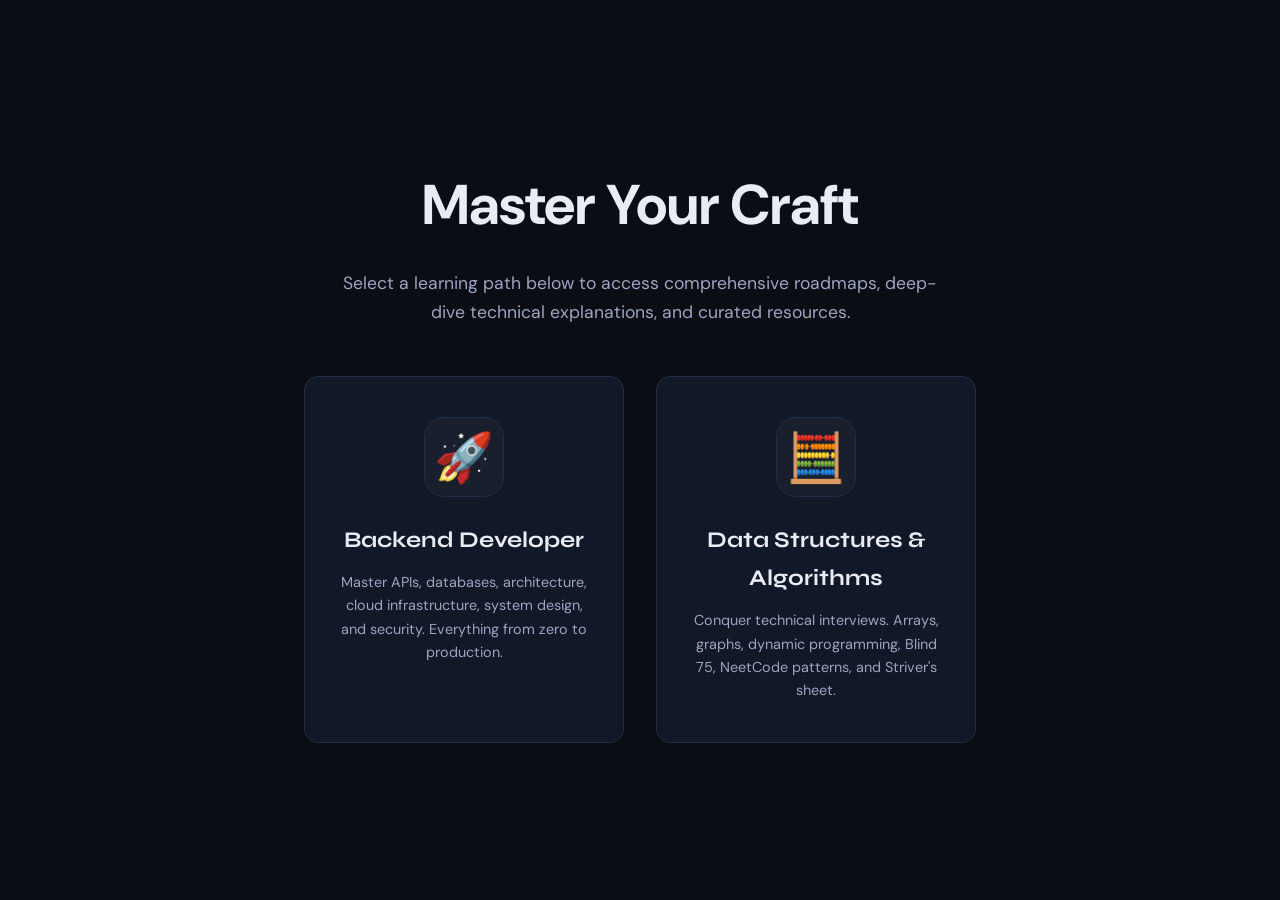
<file: index.html>
<!DOCTYPE html>
<html lang="en">
<head>
    <meta charset="UTF-8">
    <meta name="viewport" content="width=device-width, initial-scale=1.0">
    <title>Developer Master Guides Dashboard</title>
    <link rel="preconnect" href="https://fonts.googleapis.com">
    <link href="https://fonts.googleapis.com/css2?family=DM+Mono:wght@300;400;500&family=Syne:wght@400;500;600;700;800&family=DM+Sans:ital,opsz,wght@0,9..40,300;0,9..40,400;0,9..40,500;1,9..40,300&display=swap" rel="stylesheet">
    <link rel="stylesheet" href="css/styles.css">
    <style>
        .dashboard {
            min-height: 100vh;
            display: flex;
            flex-direction: column;
            align-items: center;
            justify-content: center;
            padding: 2rem;
            text-align: center;
        }
        .dash-hero h1 {
            font-size: 3.5rem;
            margin-bottom: 1rem;
        }
        .dash-hero p {
            color: var(--text2);
            font-size: 1.1rem;
            max-width: 600px;
            margin: 0 auto 3rem;
        }
        .cards-grid {
            display: flex;
            gap: 2rem;
            max-width: 1000px;
            flex-wrap: wrap;
            justify-content: center;
        }
        .dash-card {
            background: var(--bg2);
            border: 1px solid var(--border);
            border-radius: var(--r2);
            padding: 2.5rem 2rem;
            width: 320px;
            text-decoration: none;
            color: var(--text);
            transition: all 0.3s ease;
            display: flex;
            flex-direction: column;
            align-items: center;
            position: relative;
            overflow: hidden;
        }
        .dash-card::before {
            content: '';
            position: absolute;
            top: 0; left: 0; right: 0; height: 4px;
            background: var(--accent);
            opacity: 0;
            transition: 0.3s;
        }
        .dash-card.dsa::before { background: var(--green); }
        .dash-card:hover {
            transform: translateY(-5px);
            border-color: var(--border2);
            box-shadow: 0 10px 40px rgba(0,0,0,0.3);
        }
        .dash-card:hover::before { opacity: 1; }
        
        .dash-icon {
            font-size: 3rem;
            margin-bottom: 1.5rem;
            background: var(--bg3);
            width: 80px;
            height: 80px;
            border-radius: 20px;
            display: flex;
            align-items: center;
            justify-content: center;
            border: 1px solid var(--border);
        }
        .dash-title {
            font-family: var(--font-head);
            font-size: 1.4rem;
            font-weight: 700;
            margin-bottom: 0.75rem;
        }
        .dash-desc {
            font-size: 0.9rem;
            color: var(--text2);
            line-height: 1.6;
        }
    </style>
</head>
<body>
    <div class="dashboard">
        <div class="dash-hero">
            <h1>Master Your Craft</h1>
            <p>Select a learning path below to access comprehensive roadmaps, deep-dive technical explanations, and curated resources.</p>
        </div>
        
        <div class="cards-grid">
            <a href="backend.html" class="dash-card">
                <div class="dash-icon">🚀</div>
                <div class="dash-title">Backend Developer</div>
                <div class="dash-desc">Master APIs, databases, architecture, cloud infrastructure, system design, and security. Everything from zero to production.</div>
            </a>
            
            <a href="dsa.html" class="dash-card dsa">
                <div class="dash-icon">🧮</div>
                <div class="dash-title">Data Structures & Algorithms</div>
                <div class="dash-desc">Conquer technical interviews. Arrays, graphs, dynamic programming, Blind 75, NeetCode patterns, and Striver's sheet.</div>
            </a>
        </div>
    </div>
</body>
</html>
</file>
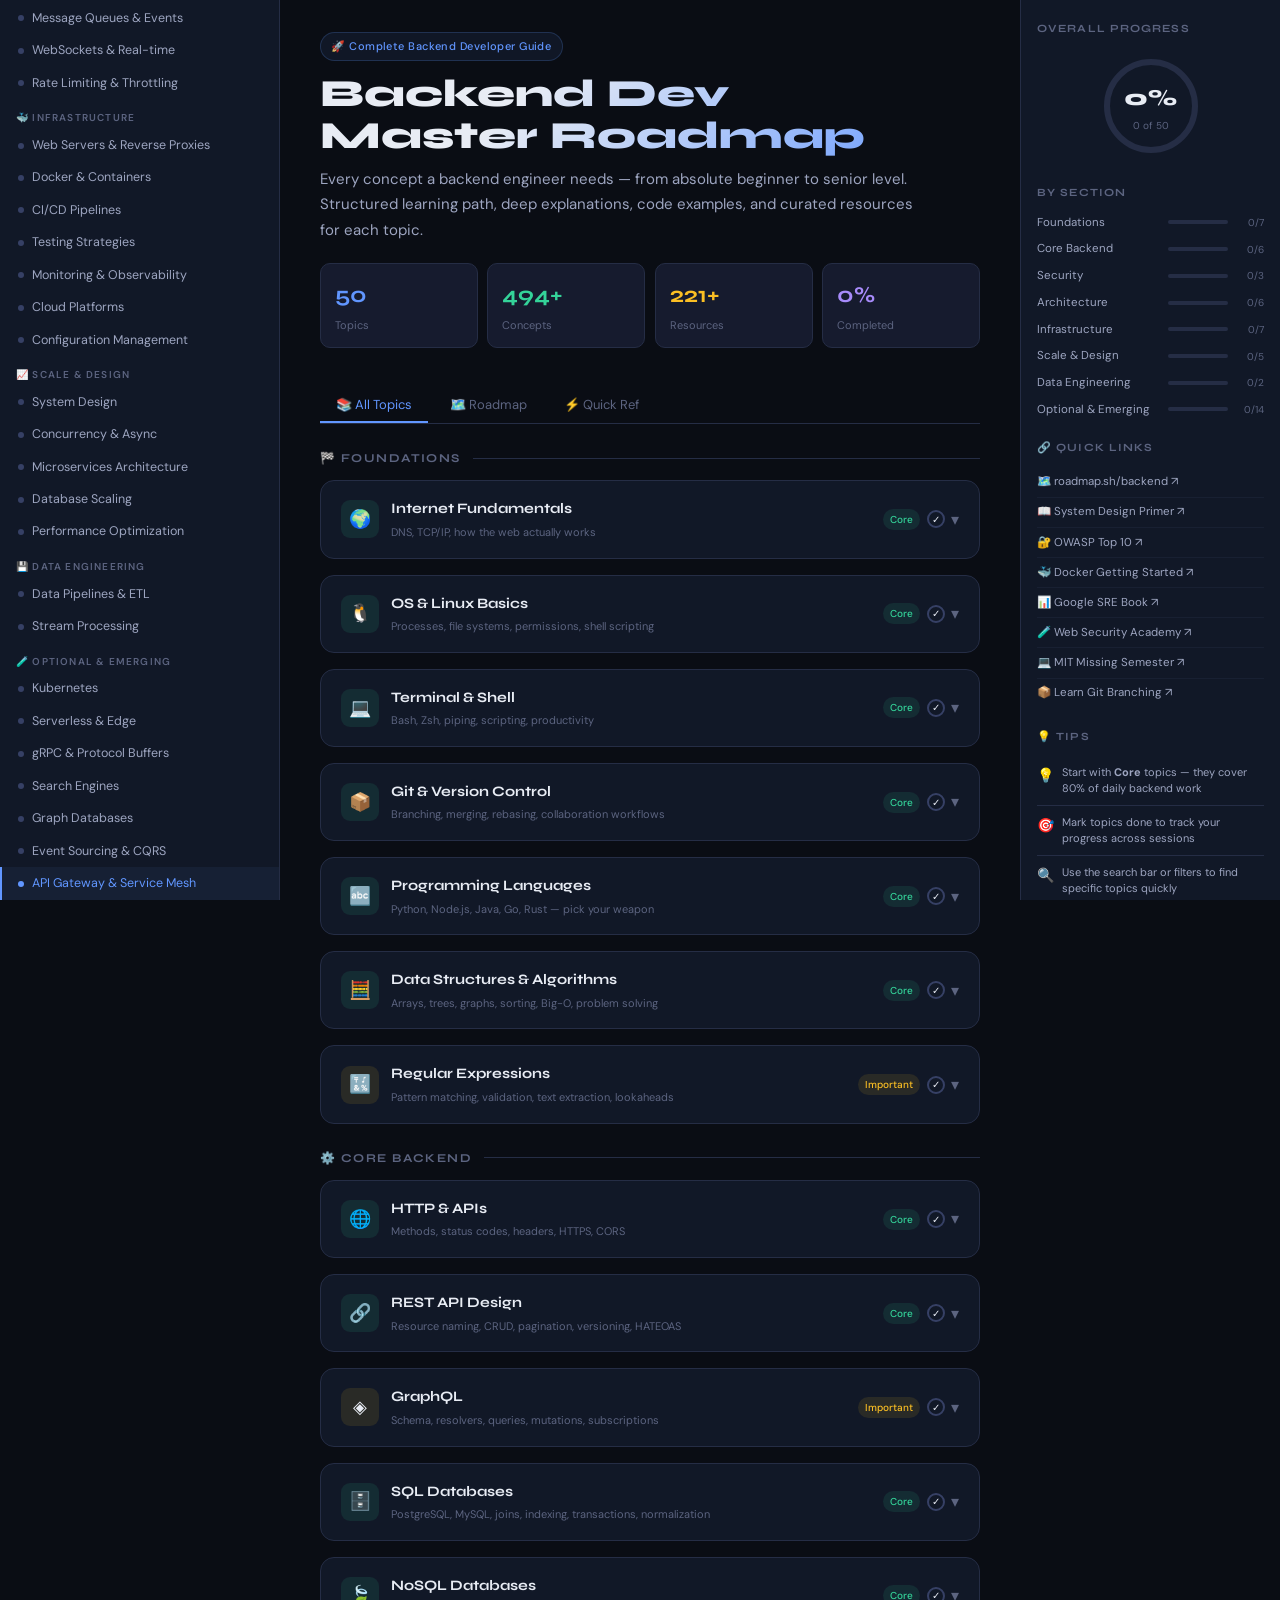
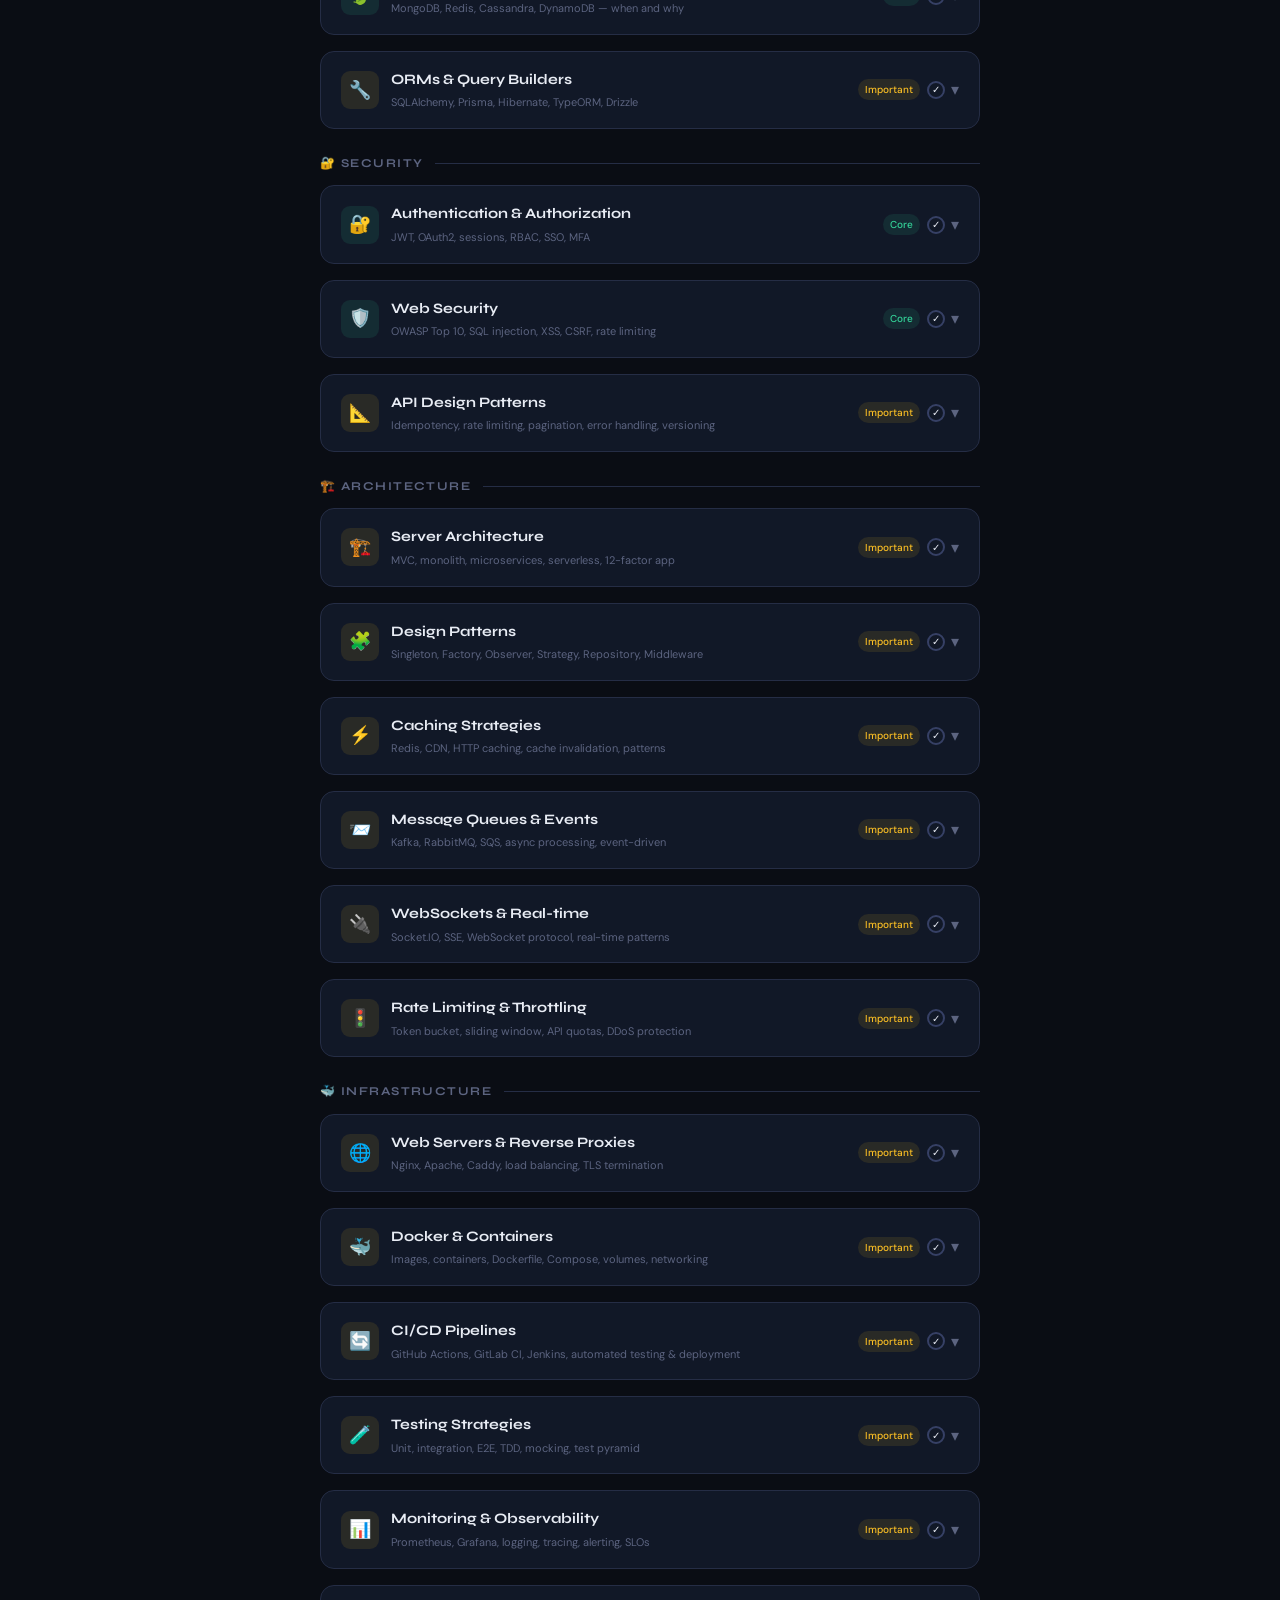
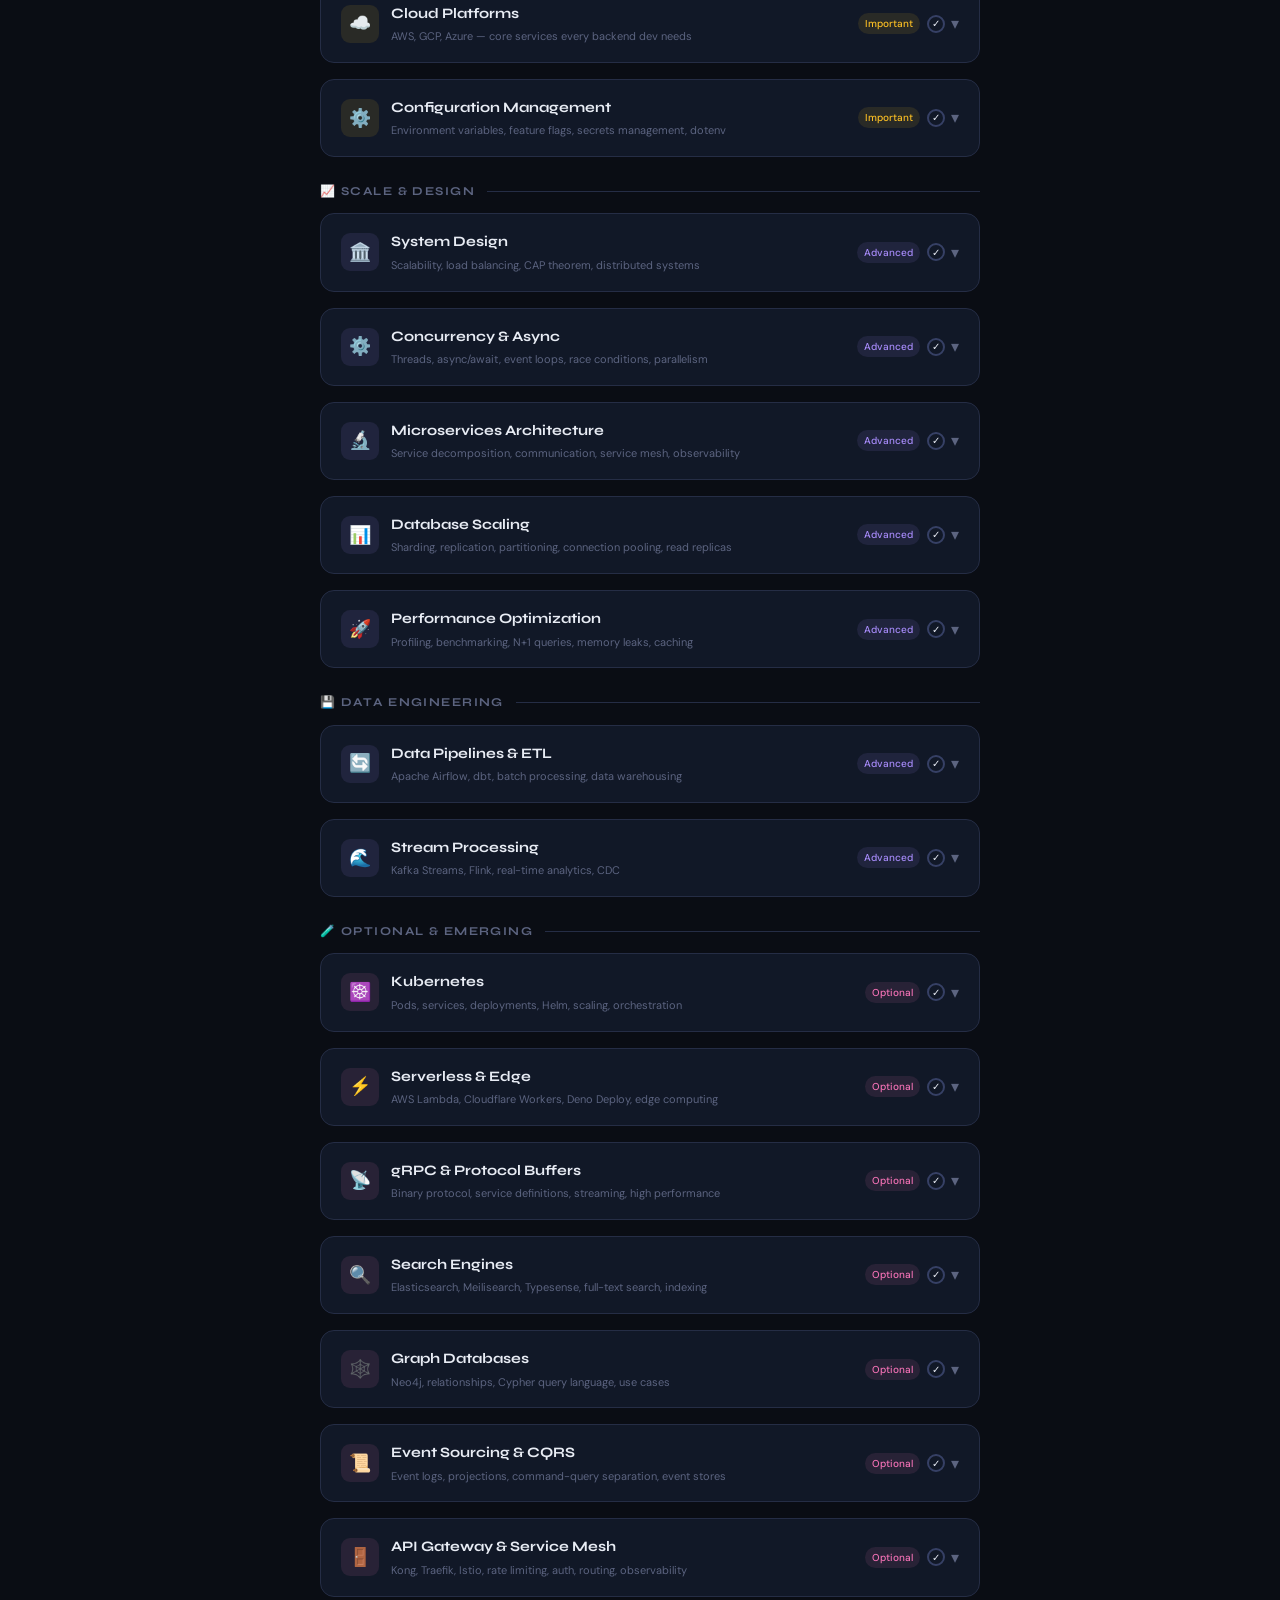
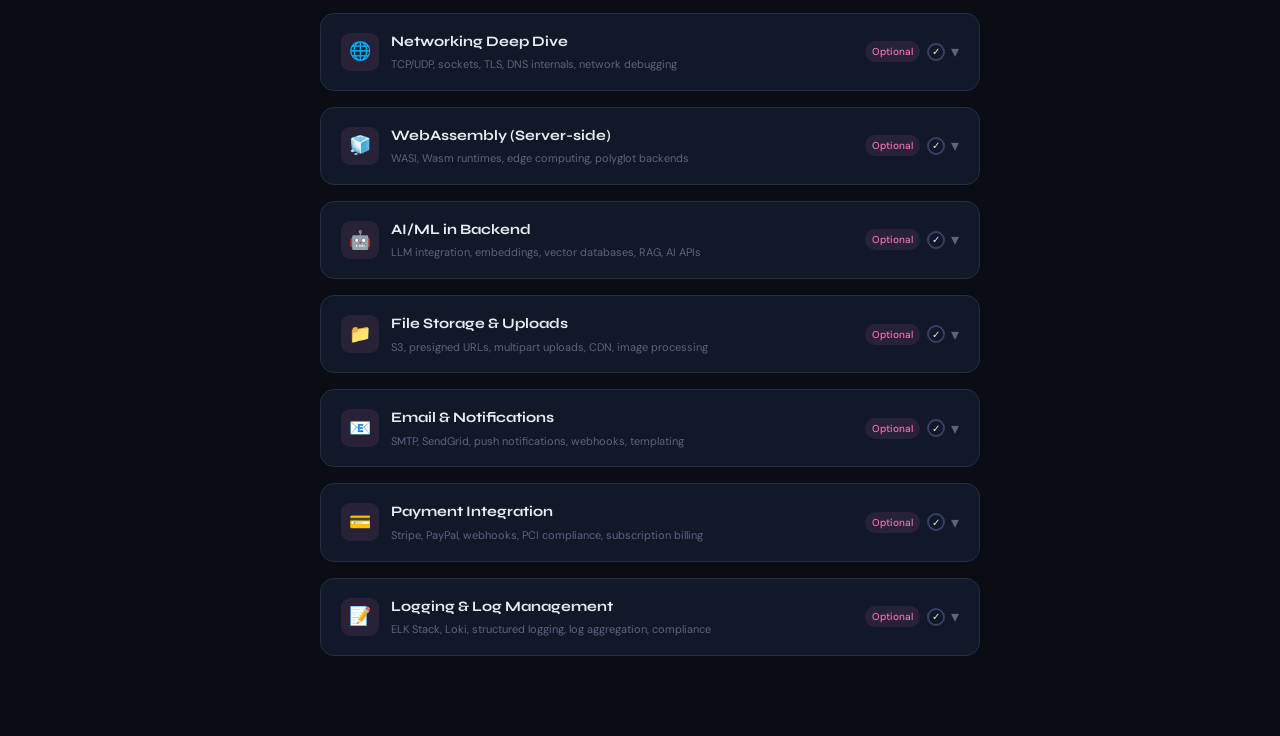
<file: backend.html>
<!DOCTYPE html>
<html lang="en">
<head>
    <meta charset="UTF-8">
    <meta name="viewport" content="width=device-width, initial-scale=1.0">
    <title>Backend Developer — Complete Learning Guide & Roadmap</title>
    <meta name="description" content="The ultimate backend developer learning guide. Master HTTP, APIs, databases, security, DevOps, system design and more with curated resources and a structured roadmap.">
    <link rel="preconnect" href="https://fonts.googleapis.com">
    <link href="https://fonts.googleapis.com/css2?family=DM+Mono:wght@300;400;500&family=Syne:wght@400;500;600;700;800&family=DM+Sans:ital,opsz,wght@0,9..40,300;0,9..40,400;0,9..40,500;1,9..40,300&display=swap" rel="stylesheet">
    <link rel="stylesheet" href="css/styles.css">
</head>
<body data-dir="data/backend" data-key="be_done">
    <button class="mobile-toggle" id="mobileToggle" onclick="document.getElementById('sidebar').classList.toggle('open');document.getElementById('overlay').classList.toggle('show')">☰</button>
    <div class="overlay" id="overlay" onclick="document.getElementById('sidebar').classList.remove('open');this.classList.remove('show')"></div>
    <div class="app">
        <aside class="sidebar" id="sidebar">
            <div class="sidebar-header">
                <a href="index.html" style="text-decoration:none;color:var(--text3);font-size:11px;display:flex;align-items:center;gap:4px;margin-bottom:12px;transition:0.2s" onmouseover="this.style.color='var(--text)'" onmouseout="this.style.color='var(--text3)'">← Back to Dashboard</a>
                <div class="logo">Backend <span>Complete</span> Guide</div>
                <div style="font-size:11px;color:var(--text3);margin-top:.2rem">From zero to production-ready</div>
            </div>
            <div class="search-wrap">
                <input type="text" id="searchInput" placeholder="Search topics…" oninput="filterTopics(this.value)">
            </div>
            <div class="progress-bar-wrap">
                <div class="progress-label"><span>Progress</span><span id="progress-pct">0 / 0</span></div>
                <div class="progress-track"><div class="progress-fill" id="progressBar"></div></div>
            </div>
            <div class="filter-wrap">
                <button class="filter-btn active" onclick="setFilter('all',this)">All</button>
                <button class="filter-btn" onclick="setFilter('core',this)">Core</button>
                <button class="filter-btn" onclick="setFilter('important',this)">Important</button>
                <button class="filter-btn" onclick="setFilter('advanced',this)">Advanced</button>
                <button class="filter-btn" onclick="setFilter('optional',this)">Optional</button>
            </div>
            <nav id="sidebarNav"></nav>
            <div class="sidebar-footer">Mark topics done as you learn ✓</div>
        </aside>
        <main class="main" id="mainContent">
            <div class="hero">
                <div class="hero-badge">🚀 Complete Backend Developer Guide</div>
                <h1>Backend Dev<br>Master Roadmap</h1>
                <p>Every concept a backend engineer needs — from absolute beginner to senior level. Structured learning path, deep explanations, code examples, and curated resources for each topic.</p>
                <div class="stats-row">
                    <div class="stat-card"><div class="num" style="color:var(--accent)" id="statTopics">0</div><div class="lbl">Topics</div></div>
                    <div class="stat-card"><div class="num" style="color:var(--green)" id="statConcepts">0</div><div class="lbl">Concepts</div></div>
                    <div class="stat-card"><div class="num" style="color:var(--amber)" id="statLinks">0</div><div class="lbl">Resources</div></div>
                    <div class="stat-card"><div class="num" style="color:var(--purple)" id="statDone">0%</div><div class="lbl">Completed</div></div>
                </div>
            </div>
            <div class="tab-bar">
                <button class="tab-btn active" onclick="switchTab('topics',this)">📚 All Topics</button>
                <button class="tab-btn" onclick="switchTab('roadmap',this)">🗺️ Roadmap</button>
                <button class="tab-btn" onclick="switchTab('reference',this)">⚡ Quick Ref</button>
            </div>
            <div class="tab-content active" id="tab-topics"></div>
            <div class="tab-content" id="tab-roadmap"></div>
            <div class="tab-content" id="tab-reference"></div>
        </main>
        <aside class="right-panel" id="rightPanel">
            <div class="rp-section" id="rpProgress"></div>
            <div class="rp-section" id="rpBreakdown"></div>
            <div class="rp-section" id="rpCurrentSection"></div>
            <div class="rp-section rp-tips" id="rpTips"></div>
        </aside>
    </div>
    <script src="js/app.js"></script>
</body>
</html>
</file>
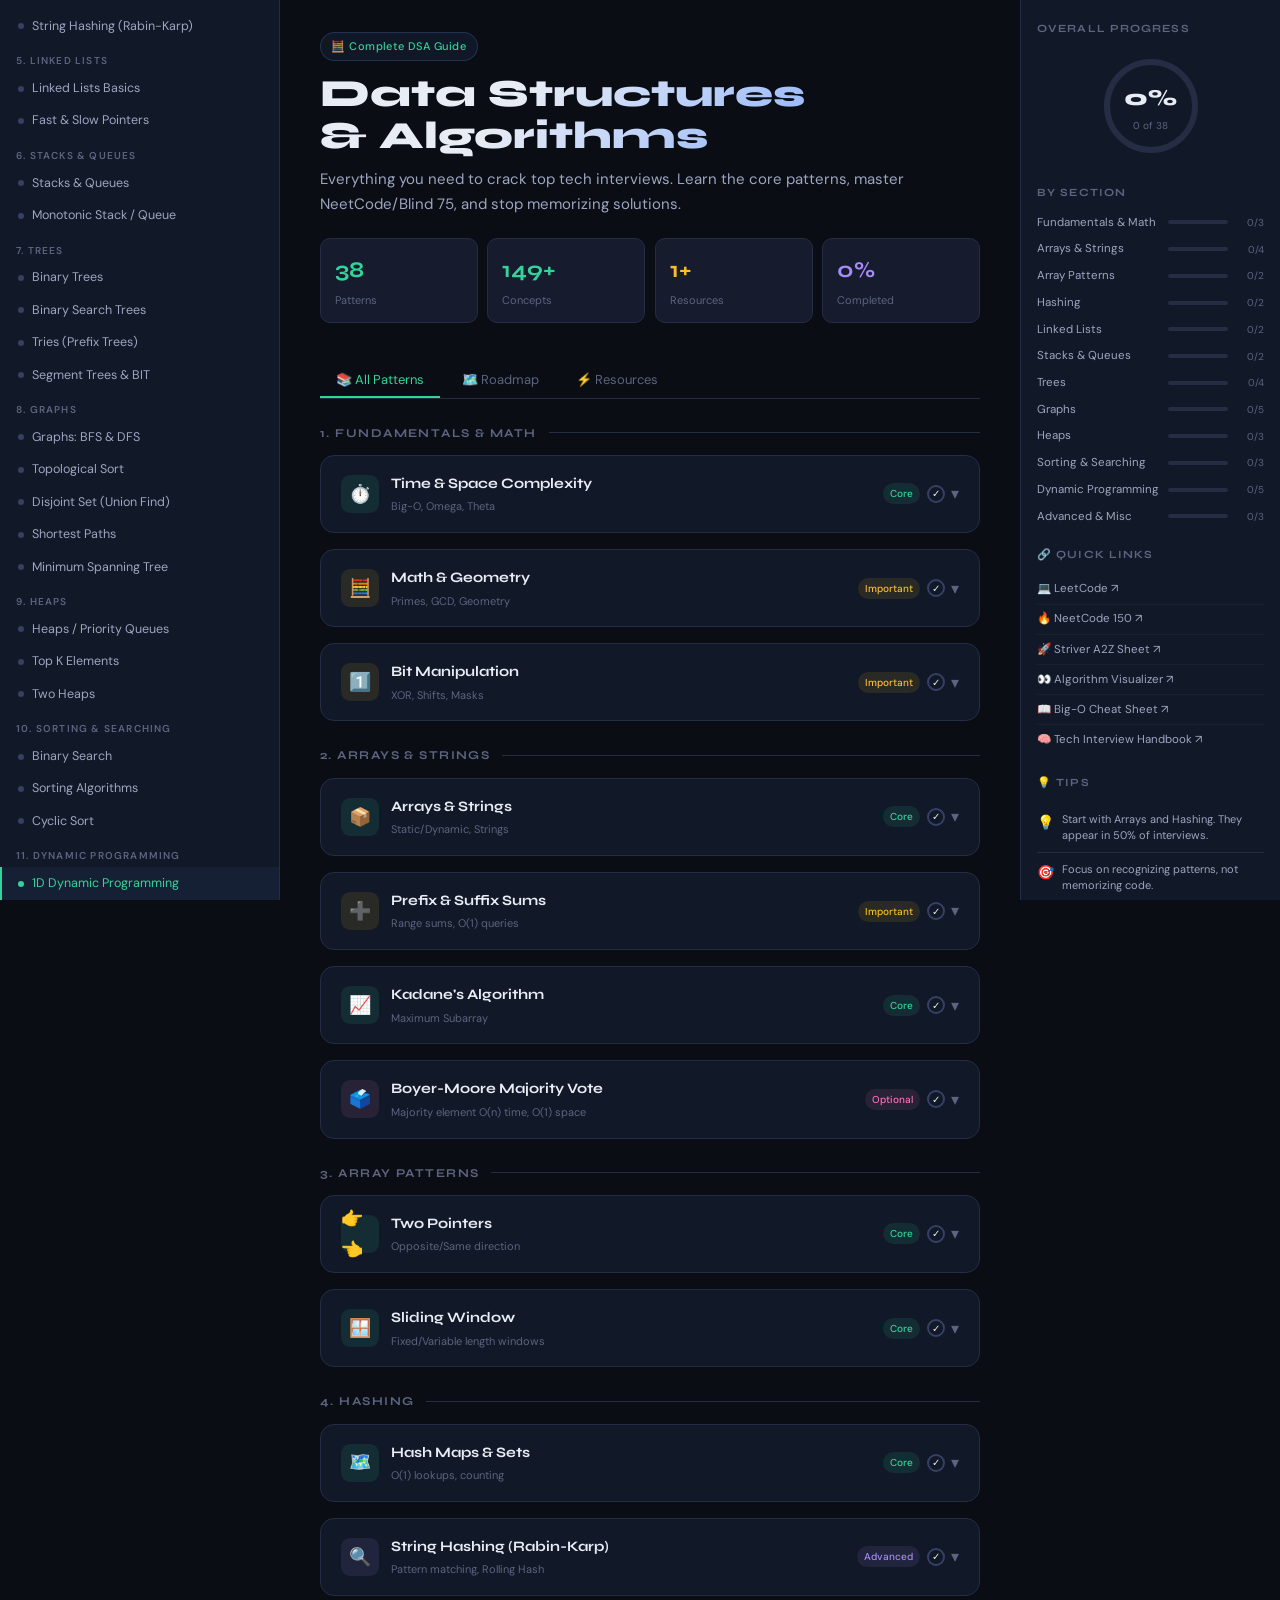
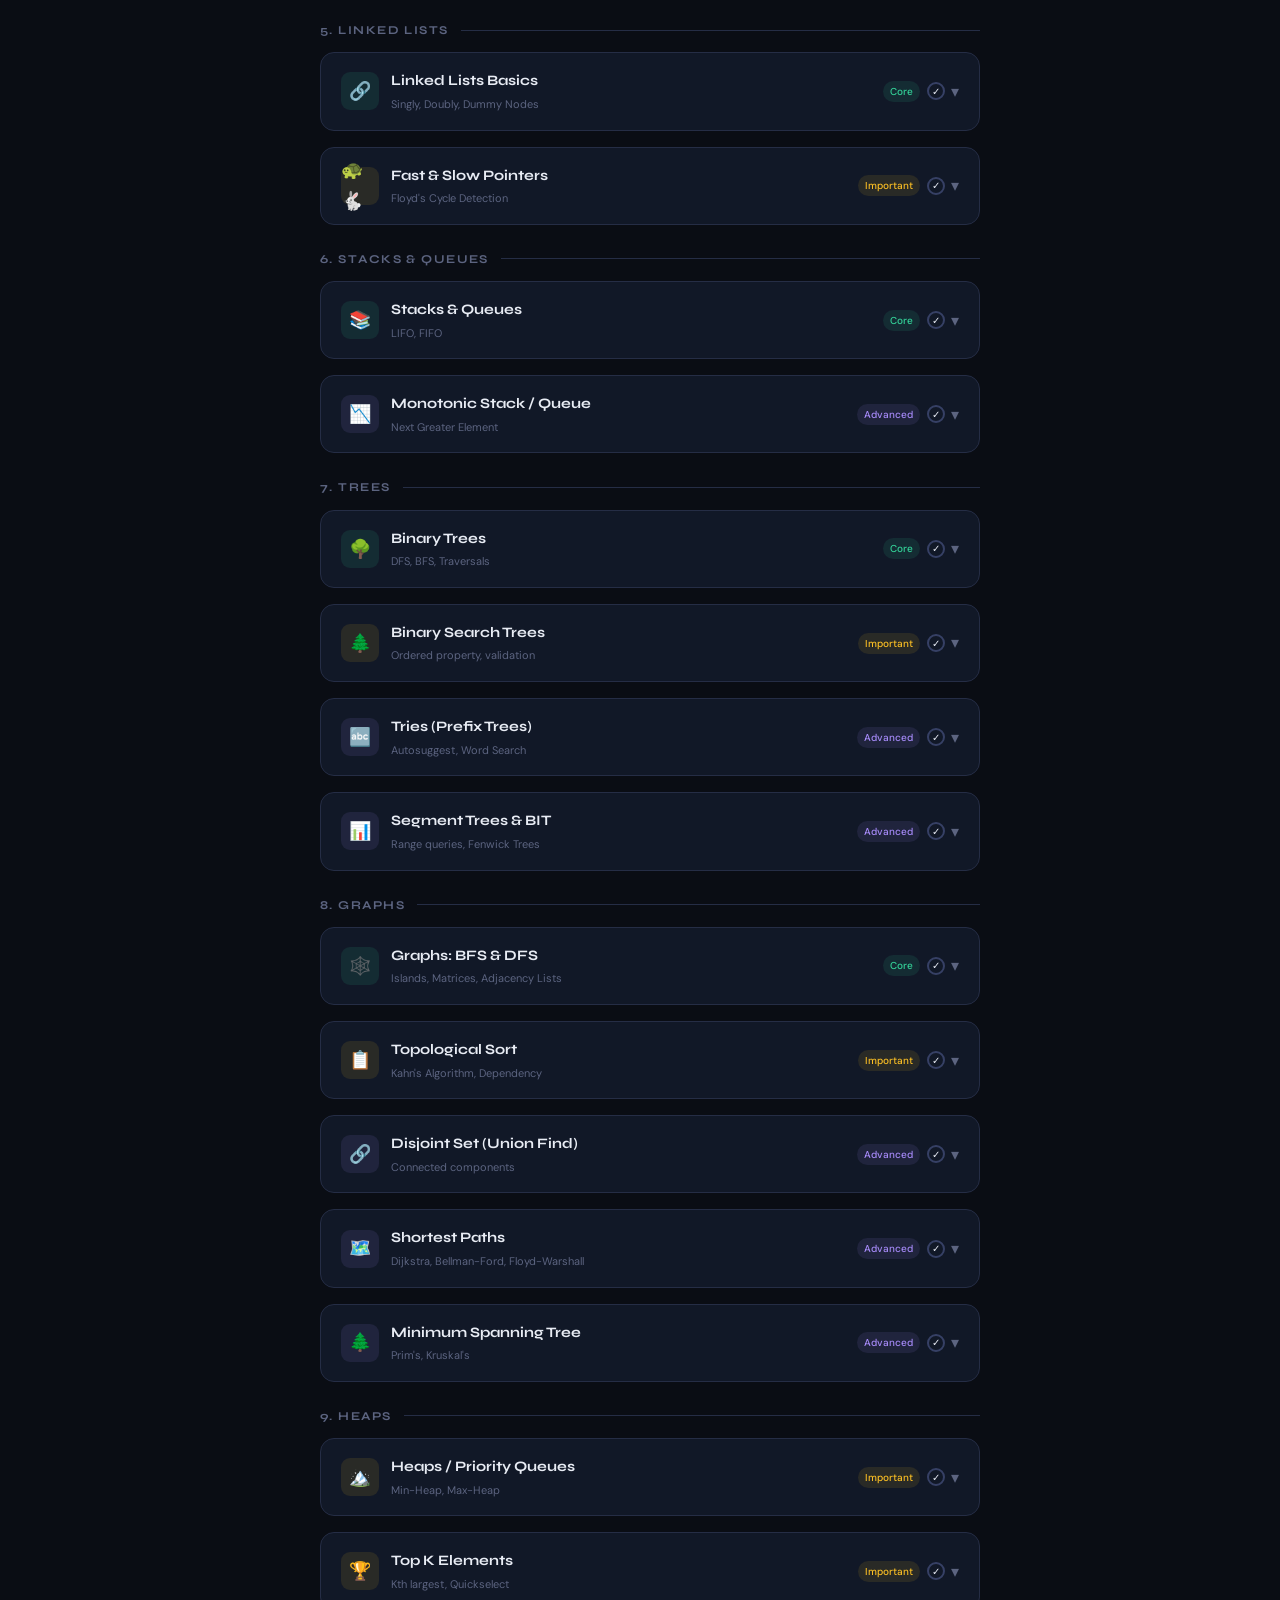
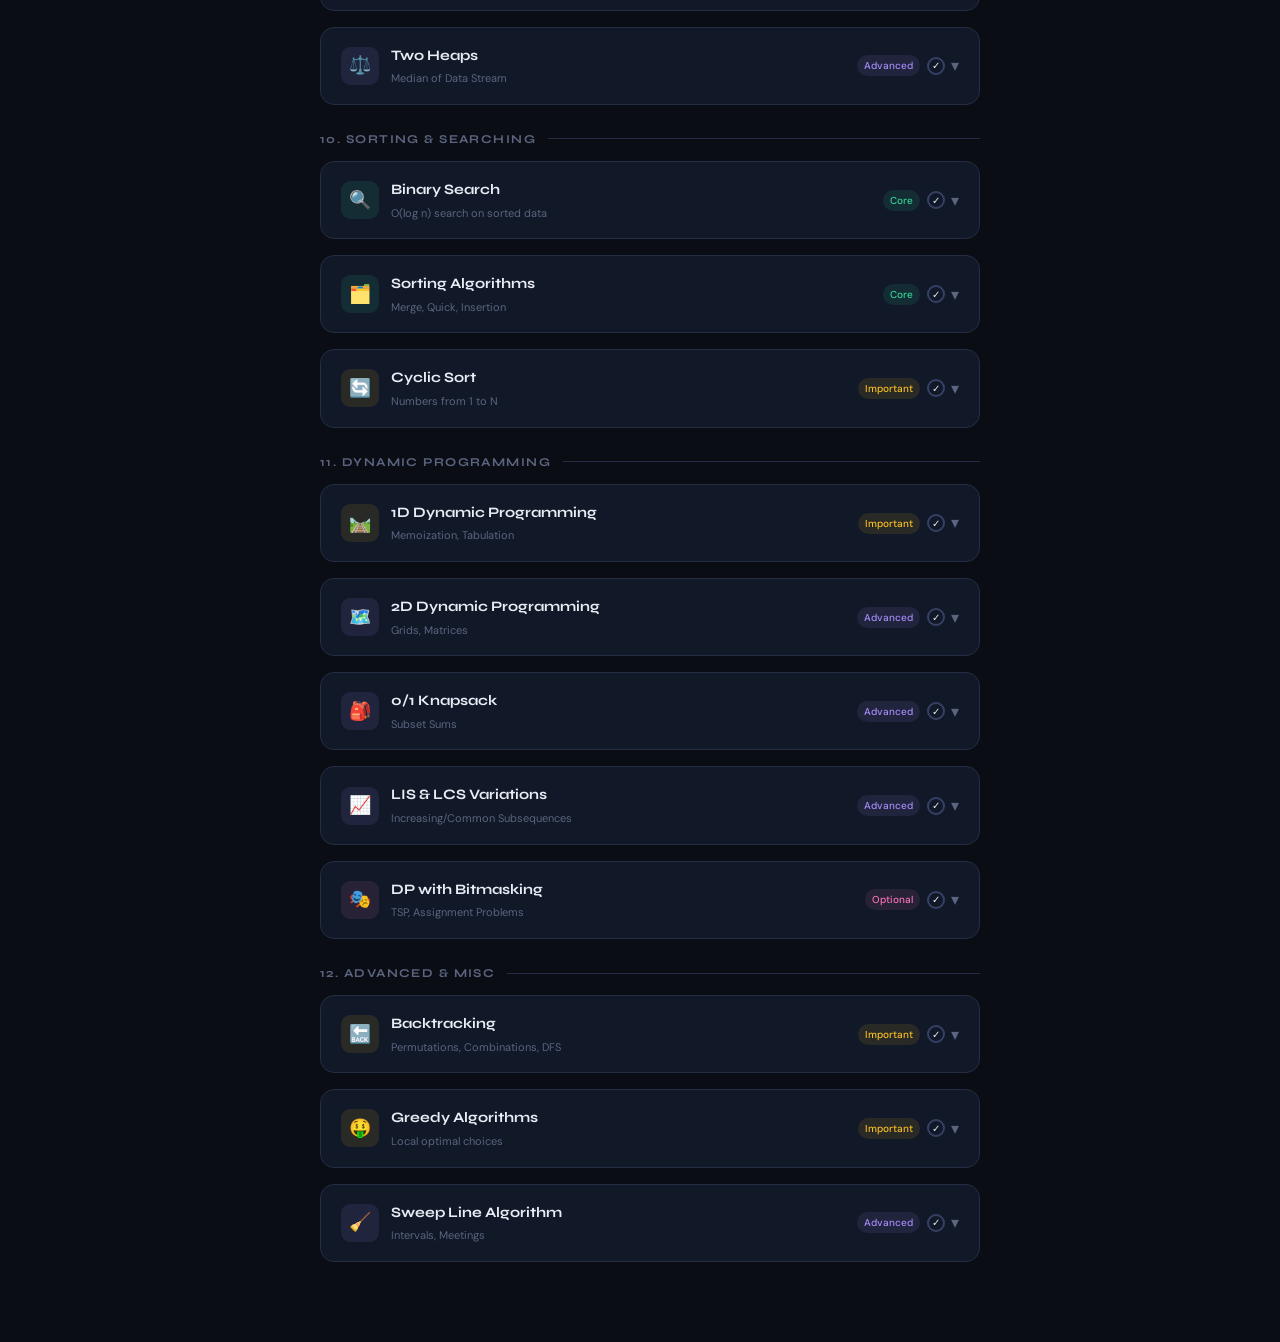
<file: dsa.html>
<!DOCTYPE html>
<html lang="en">
<head>
    <meta charset="UTF-8">
    <meta name="viewport" content="width=device-width, initial-scale=1.0">
    <title>DSA — Complete Learning Guide & Roadmap</title>
    <meta name="description" content="The ultimate Data Structures & Algorithms learning guide. Master patterns, Blind 75, NeetCode, and technical interviews.">
    <link rel="preconnect" href="https://fonts.googleapis.com">
    <link href="https://fonts.googleapis.com/css2?family=DM+Mono:wght@300;400;500&family=Syne:wght@400;500;600;700;800&family=DM+Sans:ital,opsz,wght@0,9..40,300;0,9..40,400;0,9..40,500;1,9..40,300&display=swap" rel="stylesheet">
    <link rel="stylesheet" href="css/styles.css">
    <style>
        :root {
            --accent: var(--green); /* DSA uses green as primary accent */
            --accent2: #10b981;
        }
    </style>
</head>
<body data-dir="data/dsa" data-key="dsa_done">
    <button class="mobile-toggle" id="mobileToggle" onclick="document.getElementById('sidebar').classList.toggle('open');document.getElementById('overlay').classList.toggle('show')">☰</button>
    <div class="overlay" id="overlay" onclick="document.getElementById('sidebar').classList.remove('open');this.classList.remove('show')"></div>
    <div class="app">
        <aside class="sidebar" id="sidebar">
            <div class="sidebar-header">
                <a href="index.html" style="text-decoration:none;color:var(--text3);font-size:11px;display:flex;align-items:center;gap:4px;margin-bottom:12px;transition:0.2s" onmouseover="this.style.color='var(--text)'" onmouseout="this.style.color='var(--text3)'">← Back to Dashboard</a>
                <div class="logo">DSA <span>Master</span> Guide</div>
                <div style="font-size:11px;color:var(--text3);margin-top:.2rem">Ace your technical interviews</div>
            </div>
            <div class="search-wrap">
                <input type="text" id="searchInput" placeholder="Search algorithms…" oninput="filterTopics(this.value)">
            </div>
            <div class="progress-bar-wrap">
                <div class="progress-label"><span>Progress</span><span id="progress-pct">0 / 0</span></div>
                <div class="progress-track"><div class="progress-fill" id="progressBar"></div></div>
            </div>
            <div class="filter-wrap">
                <button class="filter-btn active" onclick="setFilter('all',this)">All</button>
                <button class="filter-btn" onclick="setFilter('core',this)">Core</button>
                <button class="filter-btn" onclick="setFilter('important',this)">Important</button>
                <button class="filter-btn" onclick="setFilter('advanced',this)">Advanced</button>
                <button class="filter-btn" onclick="setFilter('optional',this)">Optional</button>
            </div>
            <nav id="sidebarNav"></nav>
            <div class="sidebar-footer">Mark patterns done as you master them ✓</div>
        </aside>
        <main class="main" id="mainContent">
            <div class="hero">
                <div class="hero-badge">🧮 Complete DSA Guide</div>
                <h1>Data Structures<br> & Algorithms</h1>
                <p>Everything you need to crack top tech interviews. Learn the core patterns, master NeetCode/Blind 75, and stop memorizing solutions.</p>
                <div class="stats-row">
                    <div class="stat-card"><div class="num" style="color:var(--accent)" id="statTopics">0</div><div class="lbl">Patterns</div></div>
                    <div class="stat-card"><div class="num" style="color:var(--green)" id="statConcepts">0</div><div class="lbl">Concepts</div></div>
                    <div class="stat-card"><div class="num" style="color:var(--amber)" id="statLinks">0</div><div class="lbl">Resources</div></div>
                    <div class="stat-card"><div class="num" style="color:var(--purple)" id="statDone">0%</div><div class="lbl">Completed</div></div>
                </div>
            </div>
            <div class="tab-bar">
                <button class="tab-btn active" onclick="switchTab('topics',this)">📚 All Patterns</button>
                <button class="tab-btn" onclick="switchTab('roadmap',this)">🗺️ Roadmap</button>
                <button class="tab-btn" onclick="switchTab('reference',this)">⚡ Resources</button>
            </div>
            <div class="tab-content active" id="tab-topics"></div>
            <div class="tab-content" id="tab-roadmap"></div>
            <div class="tab-content" id="tab-reference"></div>
        </main>
        <aside class="right-panel" id="rightPanel">
            <div class="rp-section" id="rpProgress"></div>
            <div class="rp-section" id="rpBreakdown"></div>
            <div class="rp-section" id="rpCurrentSection"></div>
            <div class="rp-section rp-tips" id="rpTips"></div>
        </aside>
    </div>
    <script src="js/app.js"></script>
</body>
</html>
</file>
<file: css/styles.css>
*,*::before,*::after{box-sizing:border-box;margin:0;padding:0}
:root{
--bg:#0a0d14;--bg2:#111827;--bg3:#1a1f2e;--bg4:#212840;
--surface:#161b2e;--border:#252d45;--border2:#364065;
--text:#e8ecf4;--text2:#9da5c0;--text3:#5c6480;
--accent:#6196ff;--accent2:#7c6bff;--green:#34d399;--amber:#fbbf24;
--coral:#f87171;--teal:#2dd4bf;--pink:#f472b6;--purple:#a78bfa;
--font-head:'Syne',sans-serif;--font-body:'DM Sans',sans-serif;--font-mono:'DM Mono',monospace;
--r:10px;--r2:14px;
}
html{scroll-behavior:smooth}
body{background:var(--bg);color:var(--text);font-family:var(--font-body);font-size:15px;line-height:1.7;min-height:100vh}
.app{display:grid;grid-template-columns:280px 1fr 260px;min-height:100vh}

/* SIDEBAR */
.sidebar{position:sticky;top:0;height:100vh;overflow-y:auto;background:var(--bg2);border-right:1px solid var(--border);display:flex;flex-direction:column;z-index:100}
.sidebar-header{padding:1.4rem 1.25rem 1rem;border-bottom:1px solid var(--border)}
.logo{font-family:var(--font-head);font-size:13px;font-weight:700;letter-spacing:.15em;text-transform:uppercase;color:var(--text3)}
.logo span{color:var(--accent)}
.search-wrap{padding:.65rem 1rem;border-bottom:1px solid var(--border)}
.search-wrap input{width:100%;background:var(--bg3);border:1px solid var(--border);border-radius:8px;padding:.45rem .75rem;color:var(--text);font-family:var(--font-body);font-size:13px;outline:none;transition:.2s}
.search-wrap input:focus{border-color:var(--accent)}
.search-wrap input::placeholder{color:var(--text3)}
.progress-bar-wrap{padding:.65rem 1rem;border-bottom:1px solid var(--border)}
.progress-label{font-size:11px;color:var(--text3);margin-bottom:.4rem;display:flex;justify-content:space-between}
.progress-track{background:var(--border);border-radius:99px;height:4px}
.progress-fill{height:4px;border-radius:99px;background:linear-gradient(90deg,var(--accent),var(--teal));transition:width .4s;width:0%}
.filter-wrap{padding:.5rem 1rem;border-bottom:1px solid var(--border);display:flex;gap:.35rem;flex-wrap:wrap}
.filter-btn{font-size:10px;padding:3px 8px;border-radius:99px;border:1px solid var(--border);background:transparent;color:var(--text3);cursor:pointer;font-family:var(--font-body);transition:.15s}
.filter-btn:hover,.filter-btn.active{background:rgba(97,150,255,.12);border-color:var(--accent);color:var(--accent)}
.nav-section-label{padding:.6rem 1rem .2rem;font-size:10px;font-weight:600;letter-spacing:.12em;text-transform:uppercase;color:var(--text3)}
.nav-item{display:flex;align-items:center;gap:.5rem;padding:.35rem 1rem;font-size:12.5px;color:var(--text2);cursor:pointer;transition:.15s;border-left:2px solid transparent;text-decoration:none}
.nav-item:hover{color:var(--text);background:var(--bg3);border-left-color:var(--border2)}
.nav-item.active{color:var(--accent);background:rgba(97,150,255,.06);border-left-color:var(--accent)}
.nav-item .dot{width:6px;height:6px;border-radius:50%;background:var(--border2);flex-shrink:0;transition:.2s}
.nav-item.done .dot{background:var(--green)}
.nav-item.active .dot{background:var(--accent)}
.sidebar-footer{margin-top:auto;padding:.75rem 1rem;border-top:1px solid var(--border);font-size:11px;color:var(--text3)}

/* MAIN */
.main{padding:2rem 2.5rem 4rem;overflow-x:hidden;min-width:0}

/* RIGHT PANEL */
.right-panel{position:sticky;top:0;height:100vh;overflow-y:auto;padding:1.25rem 1rem;border-left:1px solid var(--border);background:var(--bg2)}
.rp-section{margin-bottom:1.25rem}
.rp-card{background:var(--bg3);border:1px solid var(--border);border-radius:var(--r);padding:.875rem;margin-bottom:.6rem}
.rp-title{font-family:var(--font-head);font-size:11px;font-weight:700;letter-spacing:.1em;text-transform:uppercase;color:var(--text3);margin-bottom:.6rem}
.rp-ring-wrap{display:flex;align-items:center;justify-content:center;padding:.5rem 0}
.rp-ring{position:relative;width:100px;height:100px}
.rp-ring svg{width:100%;height:100%;transform:rotate(-90deg)}
.rp-ring circle{fill:none;stroke-width:6}
.rp-ring .rp-track{stroke:var(--border)}
.rp-ring .rp-fill{stroke:url(#rpGrad);stroke-linecap:round;transition:stroke-dashoffset .6s ease}
.rp-ring .rp-center{position:absolute;inset:0;display:flex;flex-direction:column;align-items:center;justify-content:center}
.rp-ring .rp-pct{font-family:var(--font-head);font-size:1.4rem;font-weight:800;color:var(--text)}
.rp-ring .rp-label{font-size:10px;color:var(--text3)}
.rp-bar-item{display:flex;align-items:center;gap:.5rem;margin-bottom:.45rem;font-size:11.5px;color:var(--text2)}
.rp-bar-label{flex:1;min-width:0;overflow:hidden;text-overflow:ellipsis;white-space:nowrap}
.rp-bar-track{width:60px;height:4px;background:var(--border);border-radius:99px;flex-shrink:0}
.rp-bar-fill{height:4px;border-radius:99px;transition:width .4s}
.rp-bar-count{font-size:10px;color:var(--text3);width:28px;text-align:right;flex-shrink:0}
.rp-tip{display:flex;gap:.5rem;padding:.5rem 0;border-bottom:1px solid var(--border);font-size:11px;color:var(--text2);line-height:1.5}
.rp-tip:last-child{border-bottom:none}
.rp-tip-icon{font-size:14px;flex-shrink:0;margin-top:1px}
.rp-link{display:block;padding:.3rem 0;font-size:11.5px;color:var(--text2);text-decoration:none;transition:.15s;border-bottom:1px solid rgba(37,45,69,.4)}
.rp-link:hover{color:var(--accent)}
.rp-link:last-child{border-bottom:none}
.hero{margin-bottom:2.5rem}
.hero-badge{display:inline-flex;align-items:center;gap:.4rem;background:rgba(97,150,255,.08);border:1px solid rgba(97,150,255,.2);color:var(--accent);font-size:11px;font-weight:500;padding:.25rem .65rem;border-radius:99px;margin-bottom:.75rem;letter-spacing:.04em}
.hero h1{font-family:var(--font-head);font-size:2.4rem;font-weight:800;line-height:1.1;margin-bottom:.6rem;background:linear-gradient(135deg,#e8ecf4 30%,#6196ff 100%);-webkit-background-clip:text;-webkit-text-fill-color:transparent;background-clip:text}
.hero>p{color:var(--text2);max-width:600px;font-size:15px}
.stats-row{display:grid;grid-template-columns:repeat(4,1fr);gap:.6rem;margin-top:1.25rem}
.stat-card{background:var(--surface);border:1px solid var(--border);border-radius:var(--r);padding:.75rem .875rem}
.stat-card .num{font-family:var(--font-head);font-size:1.4rem;font-weight:700}
.stat-card .lbl{font-size:11px;color:var(--text3);margin-top:2px}

/* TABS */
.tab-bar{display:flex;gap:.35rem;margin-bottom:1.5rem;border-bottom:1px solid var(--border);padding-bottom:0;overflow-x:auto}
.tab-btn{padding:.5rem 1rem;font-size:13px;font-family:var(--font-body);color:var(--text3);background:none;border:none;border-bottom:2px solid transparent;cursor:pointer;transition:.15s;white-space:nowrap}
.tab-btn:hover{color:var(--text2)}
.tab-btn.active{color:var(--accent);border-bottom-color:var(--accent)}
.tab-content{display:none}
.tab-content.active{display:block}

/* ROADMAP */
.roadmap{padding:1rem 0}
.roadmap-phase{position:relative;padding-left:2.5rem;margin-bottom:1.5rem}
.roadmap-phase::before{content:'';position:absolute;left:11px;top:28px;bottom:-12px;width:2px;background:var(--border)}
.roadmap-phase:last-child::before{display:none}
.phase-dot{position:absolute;left:2px;top:6px;width:20px;height:20px;border-radius:50%;display:flex;align-items:center;justify-content:center;font-size:10px;font-weight:700;color:#fff;z-index:1}
.phase-title{font-family:var(--font-head);font-size:1rem;font-weight:700;margin-bottom:.25rem}
.phase-desc{font-size:13px;color:var(--text2);margin-bottom:.5rem}
.phase-topics{display:flex;flex-wrap:wrap;gap:.3rem}
.phase-topic{font-size:11px;padding:3px 8px;border-radius:6px;background:var(--bg3);border:1px solid var(--border);color:var(--text2);cursor:pointer;transition:.15s}
.phase-topic:hover{border-color:var(--accent);color:var(--accent)}
.phase-topic.completed{background:rgba(52,211,153,.08);border-color:rgba(52,211,153,.3);color:var(--green)}
.phase-est{font-size:10px;color:var(--text3);margin-top:.4rem;font-style:italic}

/* TOPIC CARDS */
.section-divider{display:flex;align-items:center;gap:.75rem;margin:1.5rem 0 .75rem}
.section-divider h2{font-family:var(--font-head);font-size:.75rem;font-weight:700;letter-spacing:.12em;text-transform:uppercase;color:var(--text3);white-space:nowrap}
.section-divider hr{flex:1;border:none;border-top:1px solid var(--border)}
.topic-section{margin-bottom:1rem;scroll-margin-top:1.5rem}
.topic-card{background:var(--bg2);border:1px solid var(--border);border-radius:var(--r2);overflow:hidden;transition:.2s}
.topic-card:hover{border-color:var(--border2)}
.topic-header{display:flex;align-items:center;gap:.75rem;padding:1rem 1.25rem;cursor:pointer;user-select:none}
.topic-icon{width:38px;height:38px;border-radius:9px;display:flex;align-items:center;justify-content:center;font-size:18px;flex-shrink:0}
.topic-title-wrap{flex:1;min-width:0}
.topic-title{font-family:var(--font-head);font-size:.9rem;font-weight:700}
.topic-sub{font-size:11px;color:var(--text3);margin-top:1px;white-space:nowrap;overflow:hidden;text-overflow:ellipsis}
.topic-meta{display:flex;align-items:center;gap:.4rem;margin-left:auto;flex-shrink:0}
.level-badge{font-size:10px;padding:2px 7px;border-radius:99px;font-weight:500}
.level-badge.core{background:rgba(52,211,153,.1);color:var(--green)}
.level-badge.important{background:rgba(251,191,36,.1);color:var(--amber)}
.level-badge.advanced{background:rgba(167,139,250,.1);color:var(--purple)}
.level-badge.optional{background:rgba(244,114,182,.1);color:var(--pink)}
.chevron{color:var(--text3);font-size:16px;transition:transform .25s}
.topic-card.open .chevron{transform:rotate(180deg)}
.done-check{width:18px;height:18px;border-radius:50%;border:2px solid var(--border2);display:flex;align-items:center;justify-content:center;cursor:pointer;flex-shrink:0;transition:.2s;font-size:10px}
.done-check.checked{background:var(--green);border-color:var(--green);color:#000}
.topic-body{display:none;padding:0 1.25rem 1.25rem;border-top:1px solid var(--border)}
.topic-card.open .topic-body{display:block;animation:fadeIn .2s}
@keyframes fadeIn{from{opacity:0;transform:translateY(-4px)}to{opacity:1;transform:translateY(0)}}

/* BODY INTERNALS */
.what-box{background:var(--bg3);border:1px solid var(--border);border-radius:var(--r);padding:.875rem 1rem;margin:.75rem 0}
.what-box h4{font-size:11px;font-weight:600;letter-spacing:.08em;text-transform:uppercase;color:var(--accent);margin-bottom:.35rem}
.what-box p{font-size:13px;color:var(--text2);line-height:1.65}
.concepts-grid{display:grid;grid-template-columns:1fr 1fr;gap:.35rem;margin:.6rem 0}
.concept-pill{background:var(--bg4);border:1px solid var(--border);border-radius:7px;padding:.4rem .75rem;font-size:12px;color:var(--text)}
.concept-pill code{font-family:var(--font-mono);font-size:11px;color:var(--accent);background:rgba(97,150,255,.08);padding:1px 4px;border-radius:3px}
.deep-dive{margin-top:.75rem}
.deep-dive summary{cursor:pointer;font-size:12px;color:var(--text3);list-style:none;display:flex;align-items:center;gap:.4rem;transition:.15s}
.deep-dive summary:hover{color:var(--text2)}
.deep-dive summary::before{content:"▸";font-size:11px}
.deep-dive[open] summary::before{content:"▾"}
.deep-dive .detail-content{background:var(--bg4);border-radius:var(--r);padding:.875rem 1rem;margin-top:.5rem;font-size:12.5px;color:var(--text2);line-height:1.7}
.detail-content h5{font-family:var(--font-mono);font-size:11px;color:var(--teal);margin:0 0 .3rem;text-transform:uppercase;letter-spacing:.06em}
.detail-content h5:not(:first-child){margin-top:.75rem}
.detail-content ul{padding-left:1rem;margin:.2rem 0 .5rem}
.detail-content li{margin:.15rem 0;font-size:12px}
.detail-content code{font-family:var(--font-mono);font-size:11px;color:var(--pink);background:rgba(244,114,182,.06);padding:1px 4px;border-radius:3px}
.code-block{background:#080b12;border:1px solid var(--border);border-radius:7px;padding:.7rem .875rem;margin:.5rem 0;font-family:var(--font-mono);font-size:11.5px;line-height:1.55;overflow-x:auto;white-space:pre;color:var(--text2)}
.links-row{display:flex;flex-wrap:wrap;gap:.3rem;margin-top:.75rem}
.link-chip{display:inline-flex;align-items:center;gap:.25rem;background:var(--bg4);border:1px solid var(--border);border-radius:99px;padding:.25rem .6rem;font-size:11px;color:var(--text2);text-decoration:none;transition:.15s}
.link-chip:hover{border-color:var(--accent);color:var(--accent)}
.link-chip .ext{font-size:9px;opacity:.5}

/* QUICK REF */
.quick-ref{background:var(--bg2);border:1px solid var(--border);border-radius:var(--r2);padding:1.25rem;margin-top:2rem}
.quick-ref h3{font-family:var(--font-head);font-size:.95rem;font-weight:700;margin-bottom:.75rem}
.ref-table{width:100%;border-collapse:collapse;font-size:12px}
.ref-table th{text-align:left;color:var(--text3);font-weight:500;padding:.3rem .4rem;border-bottom:1px solid var(--border);font-size:11px;letter-spacing:.05em;text-transform:uppercase}
.ref-table td{padding:.4rem .4rem;border-bottom:1px solid rgba(37,45,69,.5);color:var(--text2);vertical-align:top}
.ref-table td:first-child{color:var(--text);font-weight:500;white-space:nowrap}
.ref-table td code{font-family:var(--font-mono);font-size:10.5px;color:var(--green);background:rgba(52,211,153,.06);padding:1px 4px;border-radius:3px}

/* HIGHLIGHT */
mark,.highlight{background:rgba(251,191,36,.25);border-radius:2px;color:inherit}

/* TOAST NOTIFICATIONS */
.toast-container{position:fixed;bottom:1.5rem;right:1.5rem;z-index:9999;display:flex;flex-direction:column;gap:.5rem;pointer-events:none}
.toast{pointer-events:auto;display:flex;align-items:center;gap:.6rem;background:var(--bg3);border:1px solid var(--border2);border-radius:var(--r);padding:.65rem 1rem;font-size:12.5px;color:var(--text);box-shadow:0 8px 32px rgba(0,0,0,.4);animation:toastIn .35s ease,toastOut .3s ease 2.5s forwards;min-width:240px;max-width:360px;backdrop-filter:blur(12px)}
.toast-icon{font-size:18px;flex-shrink:0}
.toast-msg{flex:1}
.toast-msg b{color:var(--accent)}
@keyframes toastIn{from{transform:translateX(100%);opacity:0}to{transform:translateX(0);opacity:1}}
@keyframes toastOut{from{opacity:1;transform:translateX(0)}to{opacity:0;transform:translateX(100%)}}

/* ENHANCED CARD INTERACTIONS */
.topic-card{transition:border-color .2s,box-shadow .2s,transform .2s}
.topic-card:hover{border-color:var(--border2);box-shadow:0 2px 12px rgba(0,0,0,.15);transform:translateY(-1px)}
.topic-card.open{border-color:var(--accent);box-shadow:0 4px 24px rgba(97,150,255,.12)}
.topic-card.just-done{animation:donePulse .6s ease}
@keyframes donePulse{0%{box-shadow:0 0 0 0 rgba(52,211,153,.3)}50%{box-shadow:0 0 0 8px rgba(52,211,153,0)}100%{box-shadow:none}}

/* CONCEPT PILL HOVER */
.concept-pill{transition:transform .15s,border-color .15s,background .15s}
.concept-pill:hover{transform:translateY(-1px);border-color:var(--border2);background:var(--bg3)}

/* LINK CHIP GLOW */
.link-chip{transition:all .2s}
.link-chip:hover{border-color:var(--accent);color:var(--accent);box-shadow:0 0 12px rgba(97,150,255,.15);transform:translateY(-1px)}

/* DONE CHECK PULSE */
.done-check{transition:all .2s}
.done-check:hover{border-color:var(--green);transform:scale(1.15)}
.done-check.checked{animation:checkBounce .3s ease}
@keyframes checkBounce{0%{transform:scale(1)}50%{transform:scale(1.25)}100%{transform:scale(1)}}

/* DEEP DIVE SMOOTH */
.deep-dive .detail-content{animation:slideDown .3s ease}
@keyframes slideDown{from{opacity:0;max-height:0}to{opacity:1;max-height:2000px}}

/* STAT CARD HOVER */
.stat-card{transition:transform .2s,border-color .2s,box-shadow .2s}
.stat-card:hover{transform:translateY(-2px);border-color:var(--border2);box-shadow:0 4px 16px rgba(0,0,0,.2)}

/* FILTER BTN ANIMATION */
.filter-btn{transition:all .2s}
.filter-btn.active{transform:scale(1.05)}

/* PHASE TOPIC ANIMATION */
.phase-topic{transition:all .2s}
.phase-topic:hover{transform:translateY(-1px);box-shadow:0 2px 8px rgba(0,0,0,.15)}

/* SCROLL TO TOP BUTTON */
.scroll-top{position:fixed;bottom:1.5rem;left:50%;transform:translateX(-50%) translateY(80px);width:40px;height:40px;border-radius:50%;background:var(--accent);color:#fff;border:none;font-size:18px;cursor:pointer;transition:all .3s;z-index:100;box-shadow:0 4px 16px rgba(97,150,255,.3);display:flex;align-items:center;justify-content:center;opacity:0;pointer-events:none}
.scroll-top.visible{transform:translateX(-50%) translateY(0);opacity:1;pointer-events:auto}
.scroll-top:hover{background:var(--accent2);transform:translateX(-50%) translateY(-2px)}

/* MOBILE TOGGLE */
.mobile-toggle{display:none;position:fixed;top:.75rem;left:.75rem;z-index:200;width:40px;height:40px;border-radius:10px;background:var(--bg2);border:1px solid var(--border);color:var(--text);font-size:18px;cursor:pointer;align-items:center;justify-content:center;-webkit-tap-highlight-color:transparent}
.overlay{display:none;position:fixed;inset:0;background:rgba(0,0,0,.5);z-index:240;-webkit-tap-highlight-color:transparent}
.overlay.show{display:block}

/* ── ULTRA WIDE (1400px+) ── */
@media(min-width:1400px){
.app{grid-template-columns:280px 1fr 280px}
.main{padding:2.5rem 3rem 4rem}
.stats-row{gap:1rem}
.stat-card .num{font-size:1.6rem}
.hero h1{font-size:2.8rem}
.concepts-grid{grid-template-columns:1fr 1fr 1fr}
}

/* ── TABLET LANDSCAPE & SMALL DESKTOP (901-1200px) ── */
@media(max-width:1200px){
.app{grid-template-columns:250px 1fr 220px}
.main{padding:1.75rem 2rem 3rem}
.right-panel{padding:1rem .75rem}
}

/* ── TABLET & BELOW (max-width 900px) ── */
@media(max-width:900px){
.right-panel{display:none}
.app{grid-template-columns:1fr}
.sidebar{position:fixed;left:-300px;width:280px;height:100vh;transition:left .3s ease;z-index:250;overflow-y:auto;-webkit-overflow-scrolling:touch}
.sidebar.open{left:0}
.mobile-toggle{display:flex}
.main{padding:1.5rem;padding-top:3.75rem;max-width:100%}
.hero h1{font-size:2rem}
.hero>p{font-size:14px}
.stats-row{grid-template-columns:repeat(2,1fr)}
.concepts-grid{grid-template-columns:1fr 1fr}
.topic-header{padding:.875rem 1rem}
.topic-body{padding:0 1rem 1rem}
.tab-bar{gap:.15rem}
.tab-btn{padding:.4rem .7rem;font-size:12px}
.ref-table{font-size:11px}
.ref-table td:first-child{white-space:normal}
.quick-ref{padding:1rem}
}

/* ── PHONE LANDSCAPE & SMALL TABLET (481-767px) ── */
@media(max-width:767px){
.hero h1{font-size:1.75rem}
.stats-row{gap:.5rem}
.stat-card{padding:.6rem .75rem}
.stat-card .num{font-size:1.2rem}
.stat-card .lbl{font-size:11px}
.concepts-grid{grid-template-columns:1fr}
.topic-icon{width:34px;height:34px;font-size:16px}
.topic-title{font-size:1rem}
.topic-sub{font-size:12px}
.level-badge{font-size:10px;padding:2px 6px}
.links-row{gap:.25rem}
.link-chip{font-size:12px;padding:.2rem .5rem}
.section-divider{margin:1.25rem 0 .6rem}
.section-divider h2{font-size:.7rem}
.roadmap-phase{padding-left:2rem}
.phase-title{font-size:1rem}
.phase-desc{font-size:13.5px}
.phase-topic{font-size:11.5px}
.code-block{font-size:12px;padding:.5rem .65rem}
.detail-content li{font-size:13px}
.ref-table th,.ref-table td{padding:.3rem .25rem}
}

/* ── PHONE PORTRAIT (max-width 480px) ── */
@media(max-width:480px){
.main{padding:1rem .75rem;padding-top:3.5rem}
.hero{margin-bottom:1.5rem}
.hero-badge{font-size:11px;padding:.2rem .5rem}
.hero h1{font-size:1.6rem}
.hero>p{font-size:14.5px}
.stats-row{grid-template-columns:1fr 1fr;gap:.4rem}
.stat-card .num{font-size:1.1rem}
.tab-bar{gap:0}
.tab-btn{padding:.35rem .5rem;font-size:13px}
.topic-header{gap:.5rem;padding:.75rem .875rem}
.topic-icon{width:30px;height:30px;font-size:14px;border-radius:7px}
.topic-title{font-size:.95rem}
.topic-meta{gap:.3rem}
.done-check{width:16px;height:16px;font-size:10px}
.chevron{font-size:14px}
.topic-body{padding:0 .875rem .875rem}
.what-box{padding:.65rem .75rem}
.what-box p{font-size:13.5px}
.concept-pill{padding:.35rem .6rem;font-size:12.5px}
.concept-pill code{font-size:11.5px}
.deep-dive summary{font-size:13px}
.detail-content{padding:.65rem .75rem;font-size:13.5px}
.detail-content h5{font-size:11.5px}
.detail-content ul{padding-left:.8rem}
.detail-content li{font-size:13px}
.code-block{font-size:12px;padding:.4rem .5rem}
.links-row{gap:.2rem}
.link-chip{font-size:11.5px;padding:.2rem .45rem}
.quick-ref{padding:.75rem}
.quick-ref h3{font-size:1rem}
.ref-table{font-size:12px;display:block;overflow-x:auto}
.roadmap-phase{padding-left:1.75rem;margin-bottom:1.25rem}
.phase-dot{width:18px;height:18px;font-size:10px;left:0}
.roadmap-phase::before{left:8px}
}

/* ── VERY SMALL PHONES (max-width 360px) ── */
@media(max-width:360px){
.main{padding:.75rem .5rem;padding-top:3.25rem}
.hero h1{font-size:1.3rem}
.stats-row{grid-template-columns:1fr 1fr;gap:.3rem}
.stat-card .num{font-size:1rem}
.topic-header{padding:.6rem .75rem}
.tab-btn{font-size:10px;padding:.3rem .4rem}
}

/* ── TOUCH DEVICE ENHANCEMENTS ── */
@media(hover:none){
.nav-item{padding:.5rem 1rem}
.filter-btn{padding:5px 10px;font-size:11px}
.done-check{width:22px;height:22px;font-size:11px}
.link-chip{padding:.35rem .65rem}
.phase-topic{padding:5px 10px;font-size:12px}
}

/* ── PRINT STYLES ── */
@media print{
.sidebar,.mobile-toggle,.overlay,.tab-bar,.done-check,.chevron,.filter-wrap,.search-wrap{display:none!important}
.app{grid-template-columns:1fr}
.main{padding:0;max-width:100%}
.topic-card{break-inside:avoid;border:1px solid #ccc}
.topic-body{display:block!important}
body{background:#fff;color:#000;font-size:12px}
.what-box,.detail-content,.concept-pill{background:#f5f5f5;border-color:#ddd}
}

/* SCROLLBAR */
::-webkit-scrollbar{width:4px}
::-webkit-scrollbar-track{background:transparent}
::-webkit-scrollbar-thumb{background:var(--border2);border-radius:4px}
</file>
